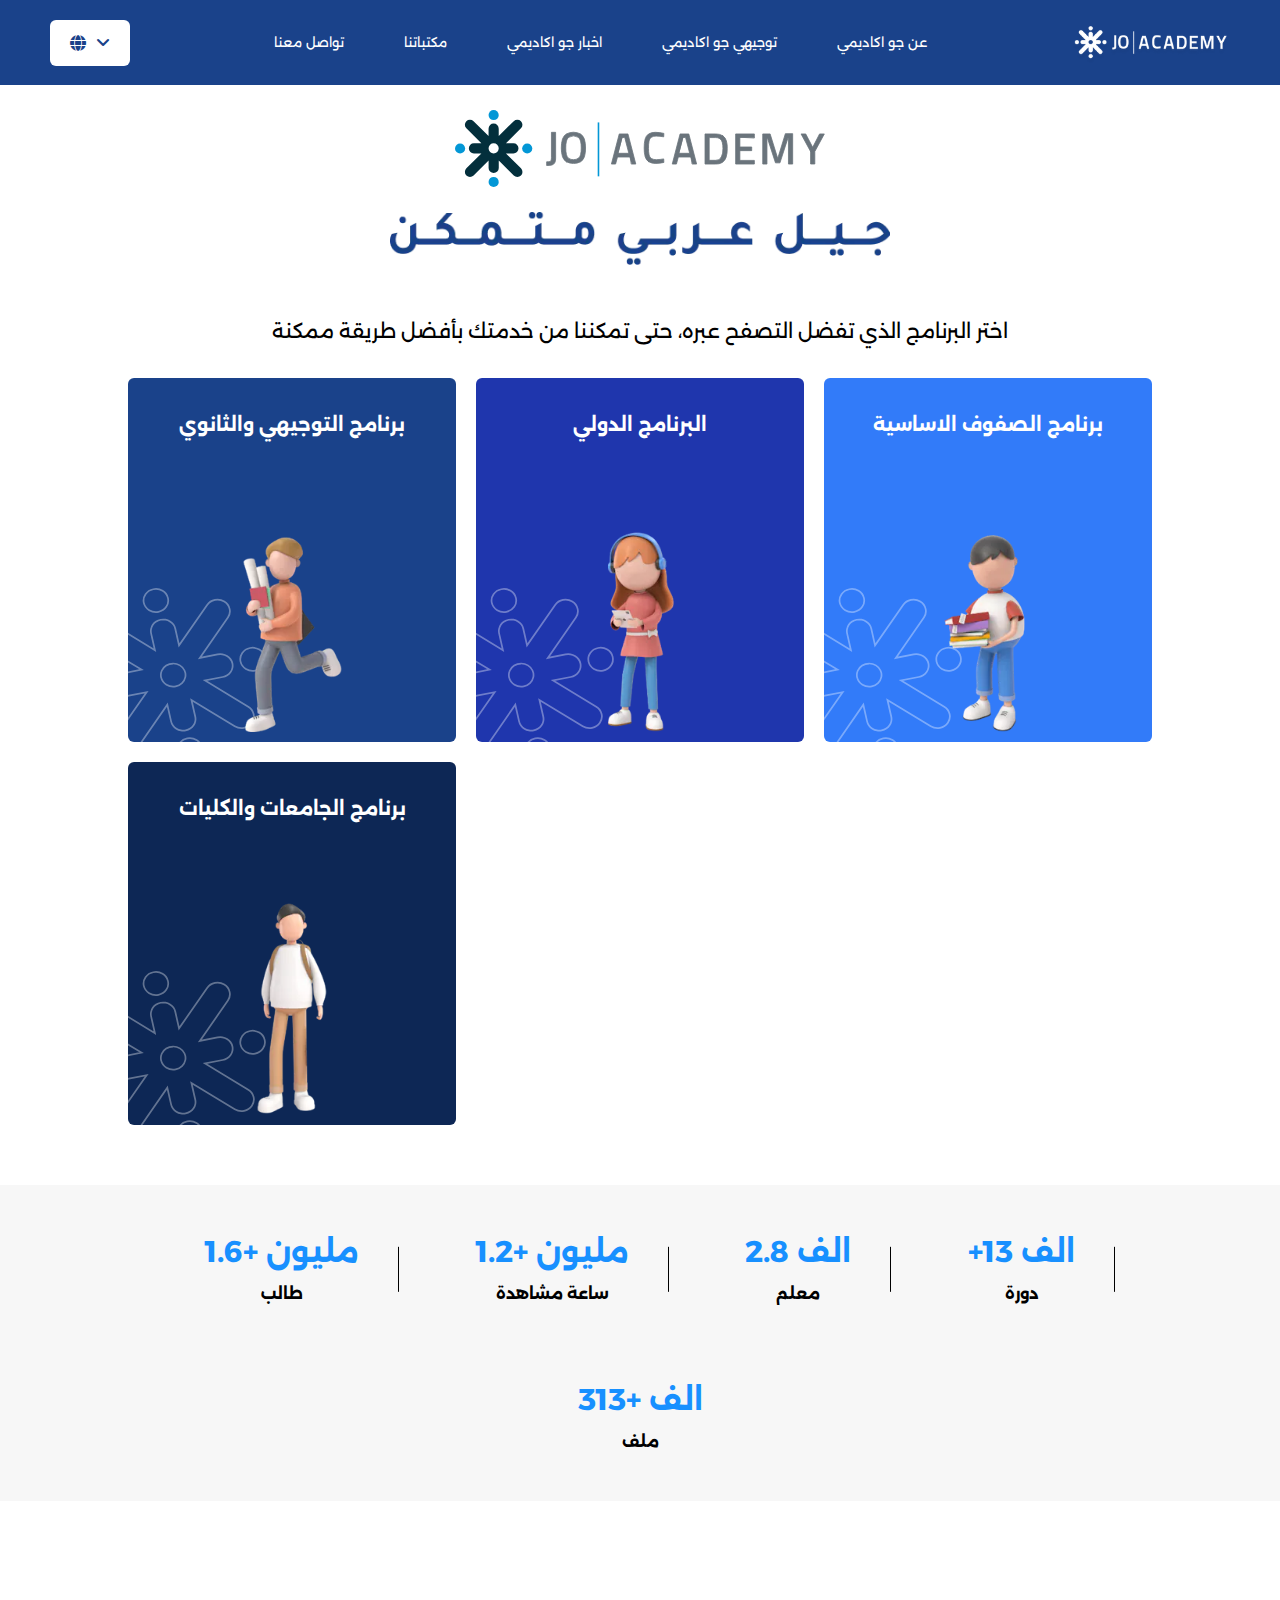
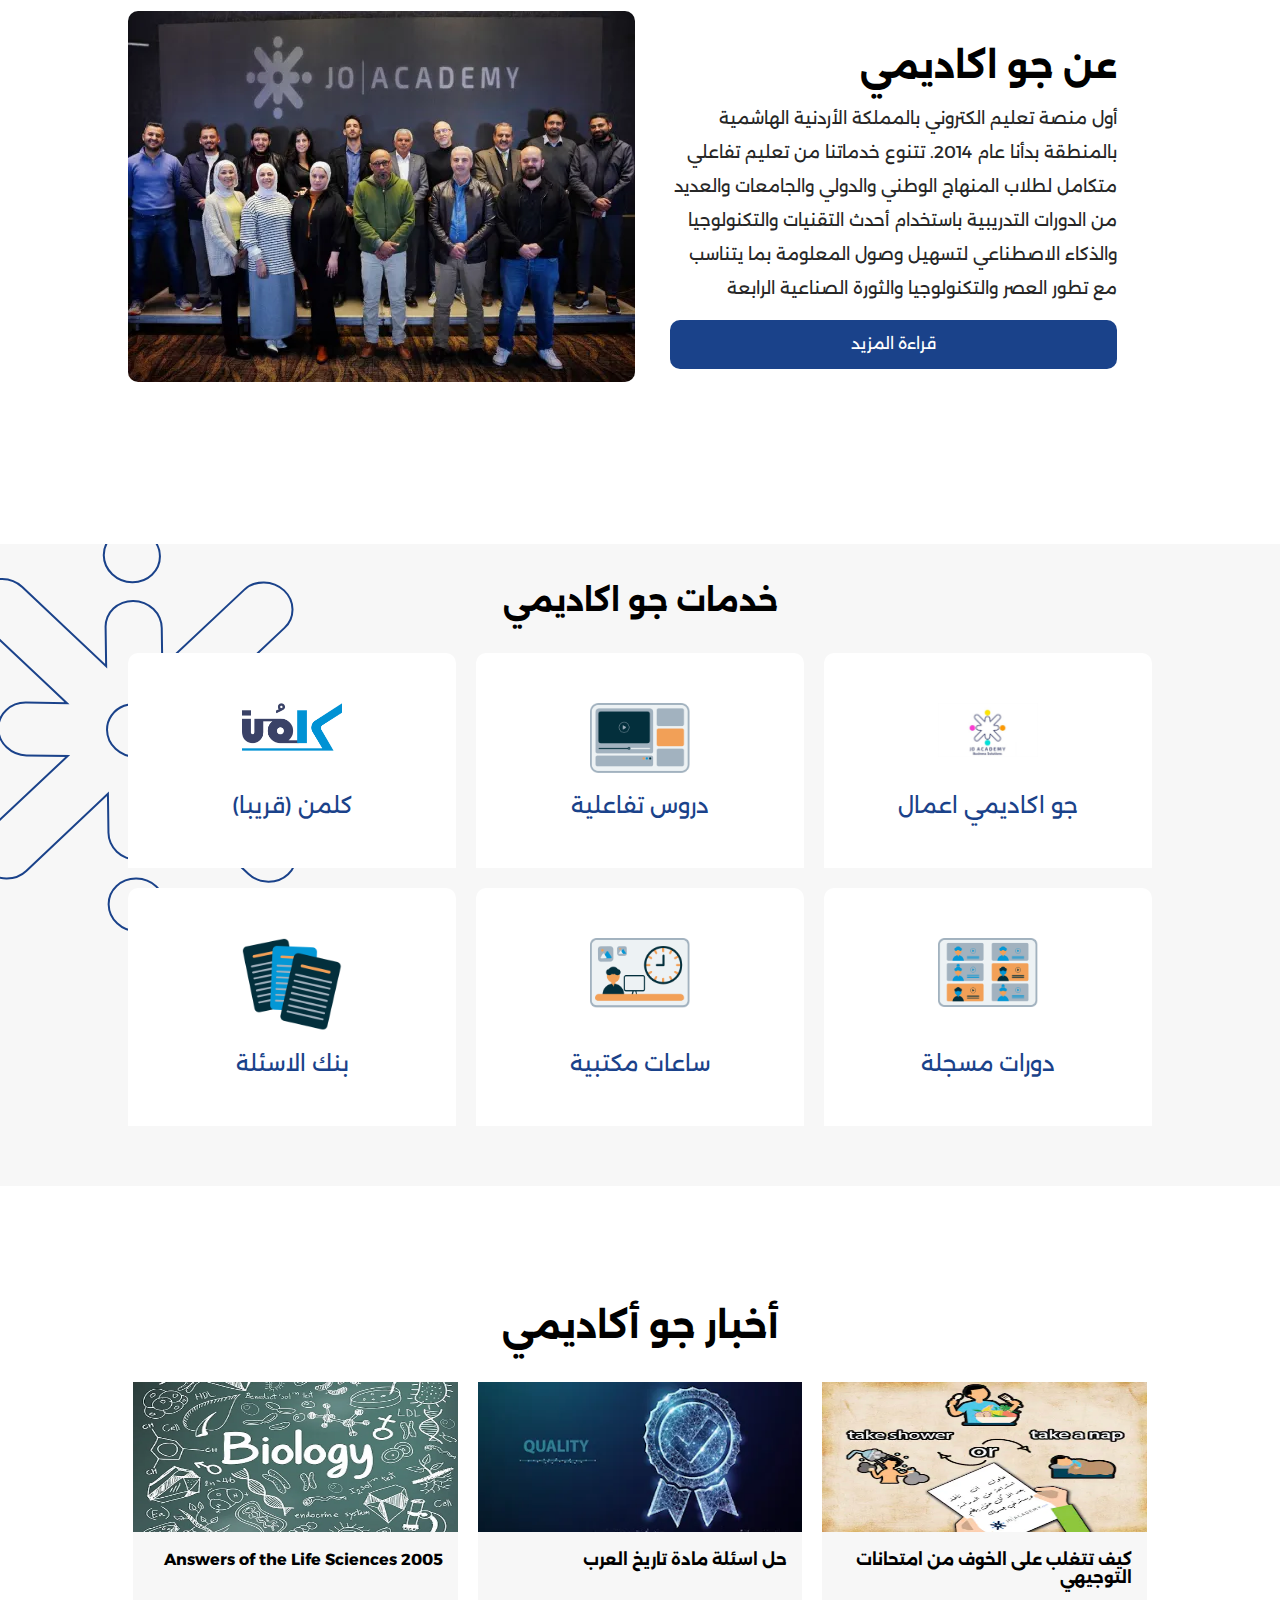
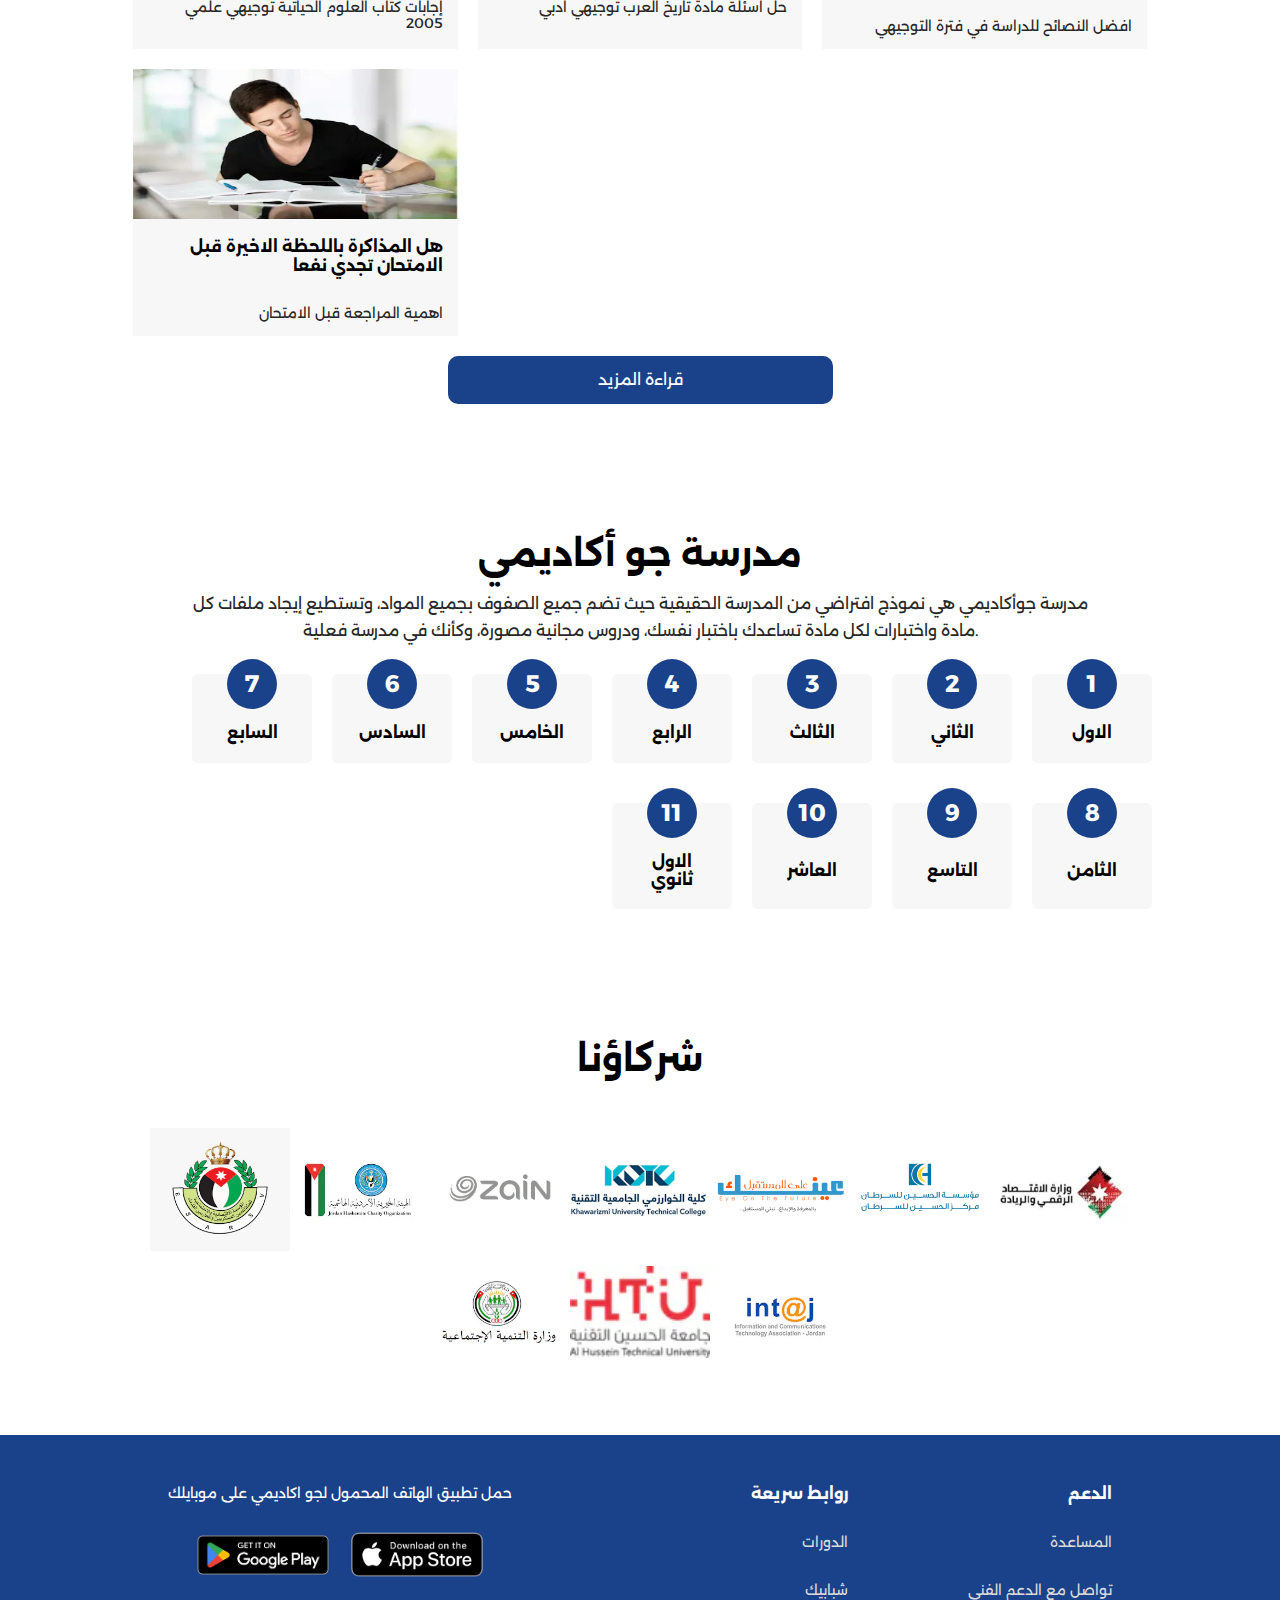
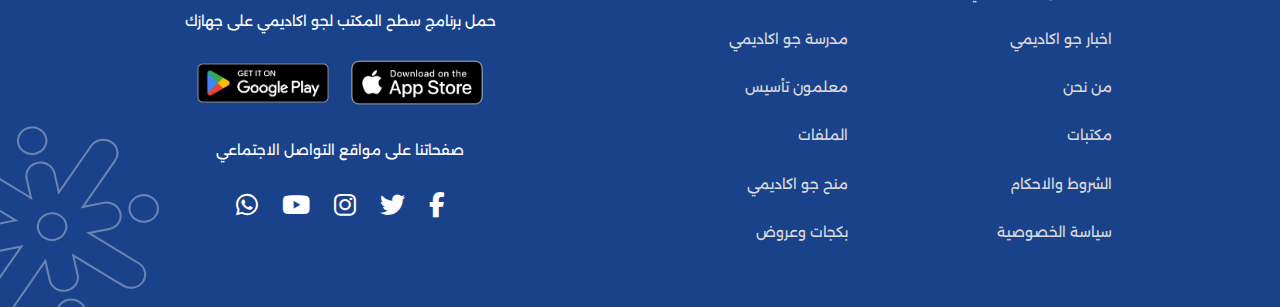
<file: index.html>
<!DOCTYPE html>
<html lang="en">
<head>
    <meta charset="UTF-8">
    <meta name="viewport" content="width=device-width, initial-scale=1.0">
    <link rel="stylesheet" href="styles/all.min.css">
    <link rel="stylesheet" href="styles/normalize.css">
    <link rel="stylesheet" href="styles/style.css">
    <link rel="preconnect" href="https://fonts.googleapis.com">
    <link rel="preconnect" href="https://fonts.gstatic.com" crossorigin>
    <link href="https://fonts.googleapis.com/css2?family=Alexandria:wght@100..900&family=Cairo:wght@200..1000&family=Roboto:ital,wght@0,100;0,300;0,400;0,500;0,700;0,900;1,100;1,300;1,400;1,500;1,700;1,900&display=swap" rel="stylesheet">
    <title>Jo Academy Clone</title>
</head>
<body>
    <div class="main-container">
        <!-- Start nav bar -->
        <div class="nav-bar">
            <div class="change-language">
                <i class="fa-solid fa-globe"></i>
                <i class="fa-solid fa-angle-down"></i>
            </div>
            <div class="nav-links">
                <ul>
                    <li><a href="#">عن جو اكاديمي</a></li>
                    <li><a href="tawjihi.html">توجيهي جو اكاديمي</a></li>
                    <li><a href="#">اخبار جو اكاديمي</a></li>
                    <li><a href="#">مكتباتنا</a></li>
                    <li><a href="#">تواصل معنا</a></li>
                </ul>
            </div>
            <img src="imgs/logo white.webp" alt="logo" class="logo">
        </div>
        <!-- End nav bar -->
    </div>

    <!-- Start Header Content -->
    <div class="container">
        <div class="header-container">
            <img class="big-logo" src="imgs/mainlogo.svg" alt="logo">
            <img src="imgs/jeel.webp" alt="">
            <p>اختر البرنامج الذي تفضل التصفح عبره، حتى تمكننا من خدمتك بأفضل طريقة ممكنة</p>

            <div class="education-level-boxes">
                <div class="edu-box">
                    <h3>برنامج التوجيهي والثانوي</h3>
                    <img src="imgs/tawjihi.webp" alt="">
                    <img src="imgs/outline-logo-white.svg" alt="">
                </div>
                <div class="edu-box">
                    <h3> البرنامج الدولي </h3>
                    <img src="imgs/international.webp" alt="">
                    <img src="imgs/outline-logo-white.svg" alt="">
                </div>
                <div class="edu-box">
                    <h3> برنامج الصفوف الاساسية </h3>
                    <img src="imgs/intermediate.webp" alt="">
                    <img src="imgs/outline-logo-white.svg" alt="">
                </div>
                <div class="edu-box">
                    <h3> برنامج الجامعات والكليات </h3>
                    <img src="imgs/university.webp" alt="">
                    <img src="imgs/outline-logo-white.svg" alt="">
                </div>
            </div>
        </div>
    </div>
    <!-- End Header Content -->

    <!-- Start Statistic -->
    <div class="statistics">
        <div class="container">
            <div class="statistics-container">
                <div class="box">
                    <h2>مليون +1.6</h2>
                    <p>طالب</p>
                </div>
                <div class="box">
                    <h2>مليون +1.2</h2>
                    <p>ساعة مشاهدة</p>
                </div>
                <div class="box">
                    <h2>الف 2.8</h2>
                    <p>معلم</p>
                </div>
                <div class="box">
                    <h2>+الف 13</h2>
                    <p>دورة</p>
                </div>
                <div class="box">
                    <h2>الف +313</h2>
                    <p>ملف</p>
                </div>
            </div>
        </div>
    </div>
    <!-- End Statistic -->

    <!-- Start About -->
    <div class="container">
        <div class="about-container">
            <div class="about-img">
                <img src="imgs/about-JO.webp" alt="">
            </div>
            <div class="about-text">
                <h3>عن جو اكاديمي</h3>
                <p>أول منصة تعليم الكتروني بالمملكة الأردنية الهاشمية بالمنطقة بدأنا عام 2014. تتنوع خدماتنا من تعليم تفاعلي متكامل لطلاب المنهاج الوطني والدولي والجامعات والعديد من الدورات التدريبية باستخدام أحدث التقنيات والتكنولوجيا والذكاء الاصطناعي لتسهيل وصول المعلومة بما يتناسب مع تطور العصر والتكنولوجيا والثورة الصناعية الرابعة</p>
                <button>قراءة المزيد</button>
            </div>
        </div>
    </div>
    <!-- End About -->

    <!-- Start Services -->
    <div class="services">
        <div class="container">
            <h4>خدمات جو اكاديمي</h4>
            <div class="services-container">
                <div class="box">
                    <img src="imgs/klmn.png" alt="">
                    <p>كلمن (قريبا)</p>
                </div>
                <div class="box">
                    <img src="imgs/interactive-course.png" alt="">
                    <p>دروس تفاعلية</p>
                </div>
                <div class="box">
                    <img src="imgs/jo-business.png" alt="">
                    <p>جو اكاديمي اعمال</p>
                </div>
                <div class="box">
                    <img src="imgs/questions-bank.png" alt="">
                    <p>بنك الاسئلة</p>
                </div>
                <div class="box">
                    <img src="imgs/hourly-lessons.png" alt="">
                    <p>ساعات مكتبية</p>
                </div>
                <div class="box">
                    <img src="imgs/recorded-lessons.png" alt="">
                    <p>دورات مسجلة</p>
                </div>
            </div>
            <div class="blue-color">
                <img  src="imgs/outline-blue.svg" alt="">
            </div>
        </div>
    </div>
    <!-- End Services -->


    <!-- Start News -->
    <div class="news">
        <div class="container">
            <h4>أخبار جو أكاديمي</h4>
            <div class="news-container">
                <div class="news-box">
                    <img src="imgs/biology.webp" alt="">
                    <h4>Answers of the Life Sciences 2005</h4>
                    <p>إجابات كتاب العلوم الحياتية توجيهي علمي 2005</p>
                </div>
                <div class="news-box">
                    <img src="imgs/arab-history.webp" alt="">
                    <h4>حل اسئلة مادة تاريخ العرب</h4>
                    <p>حل اسئلة مادة تاريخ العرب توجيهي ادبي</p>
                </div>
                <div class="news-box">
                    <img src="imgs/tawjihi-fear.webp" alt="">
                    <h4>كيف تتغلب على الخوف من امتحانات التوجيهي</h4>
                    <p>افضل النصائح للدراسة في فترة التوجيهي</p>
                </div>
                <div class="news-box">
                    <img src="imgs/study.webp" alt="">
                    <h4>هل المذاكرة باللحظة الاخيرة قبل الامتحان تجدي نفعا</h4>
                    <p>اهمية المراجعة قبل الامتحان</p>
                </div>
            </div>
            <button>قراءة المزيد</button>
        </div>
    </div>
    
    <!-- End News -->

    <!-- Start School -->
    <div class="school">
        <div class="container">
            <div class="school-container">
                <h4>مدرسة جو أكاديمي</h4>
                <p>مدرسة جوأكاديمي هي نموذج افتراضي من المدرسة الحقيقية حيث تضم جميع الصفوف بجميع المواد، وتستطيع إيجاد ملفات كل مادة واختبارات لكل مادة تساعدك باختبار نفسك، ودروس مجانية مصورة، وكأنك في مدرسة فعلية.</p>
                <div class="grades">
                    <div class="grade-box">
                        <h2>1</h2>
                        <h4>الاول</h4>
                    </div>
                    <div class="grade-box">
                        <h2>2</h2>
                        <h4>الثاني</h4>
                    </div>
                    <div class="grade-box">
                        <h2>3</h2>
                        <h4>الثالث</h4>
                    </div>
                    <div class="grade-box">
                        <h2>4</h2>
                        <h4>الرابع</h4>
                    </div>
                    <div class="grade-box">
                        <h2>5</h2>
                        <h4>الخامس</h4>
                    </div>
                    <div class="grade-box">
                        <h2>6</h2>
                        <h4>السادس</h4>
                    </div>
                    <div class="grade-box">
                        <h2>7</h2>
                        <h4>السابع</h4>
                    </div>
                    <div class="grade-box">
                        <h2>8</h2>
                        <h4>الثامن</h4>
                    </div>
                    <div class="grade-box">
                        <h2>9</h2>
                        <h4>التاسع</h4>
                    </div>
                    <div class="grade-box">
                        <h2>10</h2>
                        <h4>العاشر</h4>
                    </div>
                    <div class="grade-box">
                        <h2>11</h2>
                        <h4>الاول ثانوي</h4>
                    </div>
                </div>
            </div>

        </div>
    </div>
    <!-- End School -->

    <!-- Start Parteners -->
    <div class="partners">
        <div class="container">
            <h4>شركاؤنا</h4>
            <div class="partners-imgs">
                <img src="imgs/المؤسسة-الاقتصادية.webp" alt="">
                <img src="imgs/الهيئة-الخيرية-الهاشمية.webp" alt="">
                <img src="imgs/ZainLogoBlack.webp" alt="">
                <img src="imgs/كلية-الخوارزمي.webp" alt="">
                <img src="imgs/مبادرة-عينك-ع-المستقبل.webp" alt="">
                <img src="imgs/مركز-الحسين-للسرطان.webp" alt="">
                <img src="imgs/وزارة-الاقتصاد-الرقمي-والريادة.webp" alt="">
                <img src="imgs/وزارة-التنمية-الاجتماعية.webp" alt="">
                <img src="imgs/hussain-uni.webp" alt="">
                <img src="imgs/inaj.webp" alt="">
            </div>
        </div>
    </div>
    <!-- End Parteners -->

    
    <!-- Start Footer -->
    <div class="footer">
        <div class="container">
            <div class="footer-container">
                <div class="right-section">
                    <div class="first-list">
                        <h4>روابط سريعة</h4>
                    <ul>
                        <li><a href="#">الدورات</a></li>
                        <li><a href="#">شبابيك</a></li>
                        <li><a href="#">مدرسة جو اكاديمي</a></li>
                        <li><a href="#">معلمون تأسيس</a></li>
                        <li><a href="#">الملفات</a></li>
                        <li><a href="#">منح جو اكاديمي</a></li>
                        <li><a href="#">بكجات وعروض</a></li>
                    </ul>
                    </div>
                    <div class="second-list">
                        <h4>الدعم</h4>
                    <ul>
                        <li><a href="#">المساعدة</a></li>
                        <li><a href="#">تواصل مع الدعم الفني</a></li>
                        <li><a href="#">اخبار جو اكاديمي</a></li>
                        <li><a href="#">من نحن</a></li>
                        <li><a href="#">مكتبات</a></li>
                        <li><a href="#">الشروط والاحكام</a></li>
                        <li><a href="#">سياسة الخصوصية</a></li>
                    </ul>
                    </div>
    
                </div>
                <div class="left-section">
                    <p>حمل تطبيق الهاتف المحمول لجو اكاديمي على موبايلك</p>
                    <div class="download-app">
                        <img src="imgs/google-play-badge.png" alt="">
                        <img src="imgs/applestore.png" alt="">
                    </div>
                    <p>حمل برنامج سطح المكتب لجو اكاديمي على جهازك</p>
                    <div class="download-app">
                        <img src="imgs/google-play-badge.png" alt="">
                        <img src="imgs/applestore.png" alt="">
                    </div>
                    <p>صفحاتنا على مواقع التواصل الاجتماعي</p>
                    <div class="socail-links">
                        <i class="fa-brands fa-whatsapp"></i>
                        <i class="fa-brands fa-youtube"></i>
                        <i class="fa-brands fa-instagram"></i>
                        <i class="fa-brands fa-twitter"></i>
                        <i class="fa-brands fa-facebook-f"></i>
                    </div>
                </div>
            </div>
            
        </div>
        <img class="whitelogo-footer" src="imgs/outline-logo-white.svg" alt="">
    </div>
    <!-- End Footer -->

</body>
</html>
</file>
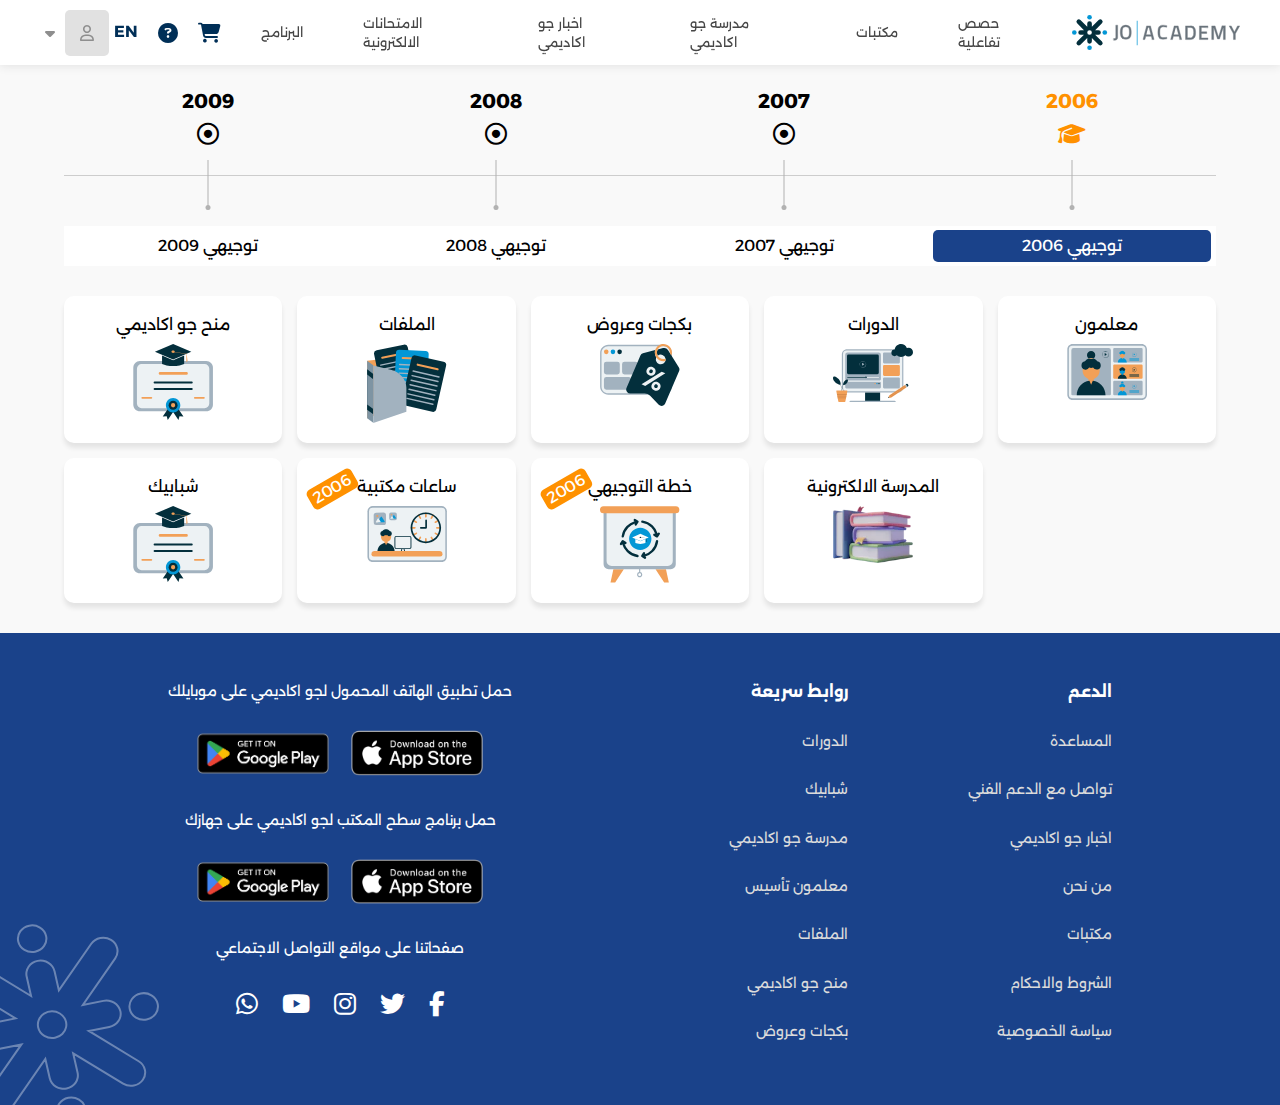
<file: tawjihi.html>
<!DOCTYPE html>
<html lang="en">
<head>
    <meta charset="UTF-8">
    <meta name="viewport" content="width=device-width, initial-scale=1.0">
    <link rel="stylesheet" href="styles/all.min.css">
    <link rel="stylesheet" href="styles/normalize.css">
    <link rel="stylesheet" href="styles/style.css">
    <link rel="preconnect" href="https://fonts.googleapis.com">
    <link rel="preconnect" href="https://fonts.gstatic.com" crossorigin>
    <link href="https://fonts.googleapis.com/css2?family=Alexandria:wght@100..900&family=Cairo:wght@200..1000&family=Roboto:ital,wght@0,100;0,300;0,400;0,500;0,700;0,900;1,100;1,300;1,400;1,500;1,700;1,900&display=swap" rel="stylesheet">
    <title>Tawjihi Jo Academy</title>
</head>
<body>
    <div class="tawjihi-header">
        <div class="navbar">
            <div class="logo">
                <img src="imgs/mainlogo.svg" alt="">
            </div>
            <div class="nav-links">
                <ul>
                    <li><a href="#">حصص تفاعلية</a></li>
                    <li><a href="#">مكتبات</a></li>
                    <li><a href="#">مدرسة جو اكاديمي</a></li>
                    <li><a href="#">اخبار جو اكاديمي</a></li>
                    <li><a href="#">الامتحانات الالكترونية</a></li>
                    <li><a href="#">البرنامج</a></li>
                </ul>
            </div>
            <div class="header-icons">
                <i class="fa-solid fa-cart-shopping"></i>
                <i class="fa-solid fa-circle-question"></i>
                <p>EN</p>
            </div>
            <div class="user-icon">
                <i class="fa-solid fa-caret-down"></i>
                <i class="fa-regular fa-user"></i>
            </div>
        </div>
        <div class="container">
            <div class="tawjihi-levels">
                <div class="box">
                    <div class="level-icon">
                        <div class="icon-container">
                            <h4 class="active">2006</h4>
                            <i class="fa-solid fa-graduation-cap active"></i>
                        </div>
                    </div>
                    <div class="level-name name-active first-level-name">
                        <p class="active">توجيهي 2006</p>
                    </div>
                </div>
                <div class="box">
                    <div class="level-icon">
                        <div class="icon-container">
                            <h4>2007</h4>
                            <i class="fa-regular fa-circle-dot"></i>
                        </div>
                    </div>
                    <div class="level-name">
                        <p class="active">توجيهي 2007</p>
                    </div>
                </div>
                <div class="box">
                    <div class="level-icon">
                        <div class="icon-container">
                            <h4>2008</h4>
                            <i class="fa-regular fa-circle-dot"></i>
                        </div>
                    </div>
                    <div class="level-name">
                        <p class="active">توجيهي 2008</p>
                    </div>
                </div>
                <div class="box">
                    <div class="level-icon">
                        <div class="icon-container">
                            <h4>2009</h4>
                            <i class="fa-regular fa-circle-dot"></i>
                        </div>
                    </div>
                    <div class="level-name">
                        <p class="active">توجيهي 2009</p>
                    </div>
                </div>
            </div>
        </div>
        <div class="container">
            <div class="tawjihi-sections">
                <div class="box">
                    <p>منح جو اكاديمي</p>
                    <img src="imgs/schoolership.svg" alt="">
                </div>
                <div class="box">
                    <p>الملفات</p>
                    <img src="imgs/files.svg" alt="">
                </div>
                <div class="box">
                    <p>بكجات وعروض</p>
                    <img src="imgs/discount.svg" alt="">
                </div>
                <div class="box">
                    <p>الدورات</p>
                    <img src="imgs/courses.svg" alt="">
                </div>
                <div class="box">
                    <p>معلمون</p>
                    <img src="imgs/teachers.svg" alt="">
                </div>
                <div class="box">
                    <p>شبابيك</p>
                    <img src="imgs/shbabek.svg" alt="">
                </div>
                <div class="box">
                    <div class="badge">
                        2006
                    </div>
                    <p>ساعات مكتبية</p>
                    <img src="imgs/hourly-lessons.svg" alt="">
                </div>
                <div class="box">
                    <div class="badge">
                        2006
                    </div>
                    <p>خطة التوجيهي</p>
                    <img src="imgs/tawjihi-plan.svg" alt="">
                </div>
                <div class="box">
                    <p>المدرسة الالكترونية</p>
                    <img src="imgs/elect-school.webp" alt="">
                </div>
            </div>
        </div>
    </div>

    <!-- Start Footer -->
    <div class="footer">
        <div class="container">
            <div class="footer-container">
                <div class="right-section">
                    <div class="first-list">
                        <h4>روابط سريعة</h4>
                    <ul>
                        <li><a href="#">الدورات</a></li>
                        <li><a href="#">شبابيك</a></li>
                        <li><a href="#">مدرسة جو اكاديمي</a></li>
                        <li><a href="#">معلمون تأسيس</a></li>
                        <li><a href="#">الملفات</a></li>
                        <li><a href="#">منح جو اكاديمي</a></li>
                        <li><a href="#">بكجات وعروض</a></li>
                    </ul>
                    </div>
                    <div class="second-list">
                        <h4>الدعم</h4>
                    <ul>
                        <li><a href="#">المساعدة</a></li>
                        <li><a href="#">تواصل مع الدعم الفني</a></li>
                        <li><a href="#">اخبار جو اكاديمي</a></li>
                        <li><a href="#">من نحن</a></li>
                        <li><a href="#">مكتبات</a></li>
                        <li><a href="#">الشروط والاحكام</a></li>
                        <li><a href="#">سياسة الخصوصية</a></li>
                    </ul>
                    </div>
    
                </div>
                <div class="left-section">
                    <p>حمل تطبيق الهاتف المحمول لجو اكاديمي على موبايلك</p>
                    <div class="download-app">
                        <img src="imgs/google-play-badge.png" alt="">
                        <img src="imgs/applestore.png" alt="">
                    </div>
                    <p>حمل برنامج سطح المكتب لجو اكاديمي على جهازك</p>
                    <div class="download-app">
                        <img src="imgs/google-play-badge.png" alt="">
                        <img src="imgs/applestore.png" alt="">
                    </div>
                    <p>صفحاتنا على مواقع التواصل الاجتماعي</p>
                    <div class="socail-links">
                        <i class="fa-brands fa-whatsapp"></i>
                        <i class="fa-brands fa-youtube"></i>
                        <i class="fa-brands fa-instagram"></i>
                        <i class="fa-brands fa-twitter"></i>
                        <i class="fa-brands fa-facebook-f"></i>
                    </div>
                </div>
            </div>
            
        </div>
        <img class="whitelogo-footer" src="imgs/outline-logo-white.svg" alt="">
    </div>
    <!-- End Footer -->
    
</body>
</html>
</file>
<file: styles/style.css>
* {
    font-family: "Alexandria", sans-serif;
    margin: 0;
    padding: 0;
    box-sizing: border-box;
}
:root {
    --main-color: rgb(26 66 138 / 100%);
    --second-color: #007aff;
    --black-color: #272727;
    --transition-duration: 0.5s;
    --main-color-alt: rgb(0 47 87);
}
ul {
    list-style: none;
}
a {
    text-decoration: none;
}
body {
    background-color: rgb(255, 255, 255);
}

/* Start Nav Bar */
.nav-bar {
    background-color: var(--main-color);
    height: 85px;
    display: flex;
    align-items: center;
    justify-content: space-between;
    position: relative;
    padding: 15px 50px;
}
.nav-bar .logo {
    height: 70%;
    margin-top: 6px;
}
.nav-links ul {
    display: flex;
    align-items: center;
    justify-content: space-between;
    flex-grow: 1;
    flex-direction: row-reverse;
}
.nav-links ul li {
    padding: 0 30px;
}
.nav-links ul li a {
    color: white;
    font-size: 13px;
}
.nav-links ul li a:hover {
    text-decoration: underline;
    cursor: pointer;
}
.nav-bar .change-language {
    background-color: white;
    padding: 15px;
    display: flex;
    align-items: center;
    justify-content: space-between;
    border-radius: 6px;
}
.nav-bar .change-language:hover {
    cursor: pointer;
}
.nav-bar .change-language i {
    padding: 0 5px;
    color: var(--main-color);
}
@media (max-width: 991px) {
    .nav-links ul {
        display: none;
    }
    .nav-bar .change-language {
        display: none;
    }
    .logo {
        margin-right: auto;
    }
}
/* End Nav Bar */

/* Start Header Content */
.container {
    padding: 10px 10%;
}
.container .header-container {
    display: flex;
    flex-direction: column;
    align-items: center;
    position: relative;
    text-align: center;
}
.container .header-container .big-logo {
    padding: 15px;
    width: 400px;
    margin-bottom: 10px;
}
.container .header-container img:last-of-type {
    width: 500px;
}
.container .header-container p {
    margin-top: 55px;
    font-size: 20px;
}
.education-level-boxes {
    display: grid;
    grid-template-columns: repeat(auto-fill, minmax(250px, 1fr));
    gap: 20px;
    width: 100%;
    margin-top: 35px;
    margin-bottom: 50px;
}
.education-level-boxes .edu-box {
    border-radius: 6px;
    position: relative;
    overflow: hidden;
    transition: var(--transition-duration);
}
.education-level-boxes .edu-box:hover {
    cursor: pointer;
    transform: translateY(-25px);
}
.education-level-boxes .edu-box:hover img:last-of-type {
    width: 200px;
}
.education-level-boxes .edu-box:nth-child(1) {
    background-color: var(--main-color);
}
.education-level-boxes .edu-box:nth-child(2) {
    background-color: rgb(31 54 173);
}
.education-level-boxes .edu-box:nth-child(3) {
    background-color: rgb(50 123 249);
}
.education-level-boxes .edu-box:nth-child(4) {
    background-color: rgb(13 39 85);
}
.education-level-boxes .edu-box h3 {
    padding: 30px 20px 300px;
    color: white;
    line-height: 1.8;
}
.education-level-boxes .edu-box img:first-of-type {
    width: 100px;
    position: absolute;
    bottom: 10px;
    left: 50%;
    transform: translatex(-50%);
    z-index: 2;
}
.education-level-boxes .edu-box img:last-of-type {
    width: 150px;
    position: absolute;
    left: 0;
    bottom: -20px;
    transition: var(--transition-duration);
}
/* End Header Content */


/* Start Statistics */
.statistics {
    background-color: rgb(247, 247, 247);
}
.statistics-container {
    display: flex;
    align-items: center;
    justify-content: space-evenly;
    flex-wrap: wrap;
}
.statistics-container .box {
    display: flex;
    flex-direction: column;
    align-items: center;
    padding: 40px;
    position: relative;
}
.statistics-container .box h2 {
    color: #1890ff;
    font-size: 30px;
    margin-bottom: 15px;
}
.statistics-container .box p {
    font-weight: bold;
}
.statistics-container .box:not(:last-child)::before {
    content: '';
    position: absolute;
    right: 0;
    top: 50%;
    transform: translateY(-50%);
    height: 30%;
    width: 1px;
    background-color: black;
}
/* End Statistics */

/* Start About */
.about-container {
    display: flex;
    margin-top: 100px;
    margin-bottom: 130px;
}
.about-container img {
    border-radius: 10px;
}
.about-container .about-text {
    display: flex;
    flex-direction: column;
    justify-content: space-between;
    padding: 35px;
}
.about-container .about-text h3, .about-container .about-text p {
    text-align: end;
}
.about-container .about-text h3 {
    font-size: 35px;
}
.about-container .about-text p {
    font-size: 17px;
    line-height: 2;
    padding: 15px 0;
    color: var(--black-color);
}
.about-container .about-text button {
    background-color: var(--main-color);
    color: white;
    padding: 15px 25px;
    border: none;
    border-radius: 10px;
}
.about-container .about-text button:hover {
    cursor: pointer;
}
@media (max-width: 991px) {
    .about-container {
        flex-direction: column;
        align-items: center;
    }
    .about-container .about-text h3, .about-container .about-text p {
        text-align: center;
    }
}
/* Start About */


/* Start Services */
.services {
    background-color: rgb(247, 247, 247);
    position: relative;
    overflow: hidden;
}
.services .container {
    display: flex;
    flex-direction: column;
    align-items: center;
}
.services .services-container {
    display: grid;
    grid-template-columns: repeat(auto-fill, minmax(300px, 1fr));
    gap: 20px;
    width: 100%;
    margin-top: 35px;
    margin-bottom: 50px;
    z-index: 2;
}
.services .services-container .box {
    background-color: white;
    display: flex;
    flex-direction: column;
    align-items: center;
    justify-content: space-between;
    padding: 50px;
    border-radius: 10px 10px 0 0;
}
.services .services-container .box:hover {
    cursor: pointer;
}
.services .services-container .box img {
    width: 100px;   
    margin-bottom: 20px;
}
.services .container h4 {
    font-size: 30px;
    margin-top: 30px;
}
.services .services-container .box p {
    font-size: 22px;
    color: var(--main-color);
}
.blue-color {
    position: absolute;
    left: -10px;
    top: -15px;
    z-index: 1;
    
}
/* End Services */


/* Start News */
.news {
    display: flex;
    flex-direction: column;
    align-items: center;
    text-align: center;
    width: 100%;
}
.news .container {
    width: 100%;
}
.news .container > h4 {
    font-size: 35px;
    margin-top: 110px;
}
.news .container .news-container {
    display: grid;
    grid-template-columns: repeat(auto-fill, minmax(250px, 1fr));
    gap: 10px;
    margin-top: 30px;
} 
.news .container .news-container .news-box {
    background-color: rgb(247, 247, 247);
    margin: 5px;
    text-align: end;
}
.news .container .news-container .news-box h4, .news .container .news-container .news-box p {
    padding: 15px;
}
.news .container .news-container .news-box p {
    font-size: 14px;
    color: var(--black-color);
}
.news .container .news-container .news-box img {
    width: 100%;
    height: 150px;
}
.news .container button {
    background-color: var(--main-color);
    color: white;
    padding: 15px 150px;
    border: none;
    border-radius: 10px;
    margin-top: 15px;
}
.news .container button:hover {
    cursor: pointer;
}
/* End News */


/* Start School */
.school-container {
    display: flex;
    flex-direction: column;
    align-items: center;
    text-align: center;
}
.school-container > h4 {
    font-size: 35px;
    margin-top: 110px;
}
.school-container p {
    max-width: 900px;
    margin-top: 15px;
    line-height: 1.7;
    color: var(--black-color);
}
.school-container .grades {
    display: grid;
    grid-template-columns: repeat(auto-fill, 100px);
    gap: 40px;
    margin-top: 30px;
    width: 100%;
    direction: rtl;
}
.school-container .grades .grade-box {
    background-color: rgb(247, 247, 247);
    position: relative;
    padding: 20px 60px;
    display: flex;
    align-items: center;
    justify-content: center;
    transition: 0.5s;
    border-radius: 6px;
}
.grade-box:hover {
    cursor: pointer;
    transform: translateY(-10px);
}
.school-container .grades .grade-box h2 {
    width: 50px;
    height: 50px;
    color: white;
    background-color: var(--main-color);
    border-radius: 50%;
    position: absolute;
    top: -15px;
    left: 50%;
    transform: translatex(-50%);
    display: flex;
    align-items: center;
    justify-content: center;
}
.school-container .grades .grade-box h4 {
    margin-top: 30px;
}
/* End School */


/* Start Partners */
.partners h4 {
    font-size: 35px;
    margin-top: 110px;
    margin-bottom: 40px;
    text-align: center;
}
.partners-imgs {
    display: flex;
    align-items: center;
    justify-content: center;
    flex-wrap: wrap;
    margin-bottom: 60px;
}
.partners-imgs img {
    width: 140px;
}
/* End Partners */


/* Start Footer */
.footer {
    background-color: var(--main-color);
    position: relative;
    overflow: hidden;
}
.footer-container {
    display: flex;
    justify-content: space-between;
    align-items: start;
    flex-direction: row-reverse;
    padding: 40px;
}
.footer-container .right-section {
    display: flex;
}
.footer-container .right-section .first-list {
    direction: rtl;
    margin-right: 40px;
}
.footer-container .right-section .first-list h4 {
    color: white;
    margin-bottom: 15px;
}
.footer-container .right-section .first-list ul li {
    padding: 15px 0;
}
.footer-container .right-section .first-list ul li a {
    color: rgb(219, 219, 219);
    font-size: 14px;
    transition: 0.5s;
}
.footer-container .right-section .first-list ul li:hover a {
    color: white;
    font-weight: bold;
}


.footer-container .right-section .second-list {
    direction: rtl;
    margin-left: 80px;
}
.footer-container .right-section .second-list h4 {
    color: white;
    margin-bottom: 15px;
}
.footer-container .right-section .second-list ul li {
    padding: 15px 0;
}
.footer-container .right-section .second-list ul li a {
    color: rgb(219, 219, 219);
    font-size: 14px;
    transition: 0.5s;
    max-width: 200px;
}
.footer-container .right-section .second-list ul li:hover a {
    color: white;
    font-weight: bold;
}


.footer-container .left-section {
    display: flex;
    flex-direction: column;
    align-items: center;
}
.footer-container .left-section p {
    color: white;
    margin-bottom: 25px;
    font-size: 14px;
}
.footer-container .left-section .download-app {
    margin-bottom: 25px;
}

.footer-container .left-section img {
    width: 150px;
}
.footer-container .left-section i {
    color: white;
    font-size: 25px;
    padding: 10px;
}
.footer-container .left-section i:hover {
    cursor: pointer;
}
.whitelogo-footer {
    position: absolute;
    z-index: 2;
    bottom: -20px;
    left: 0;
}
@media (max-width: 991px) {
    .footer-container {
        flex-direction: column;
        align-items: center;
    }
}
/* End Footer */


/* Start Tawjihi Page */
.tawjihi-header .navbar {
    display: flex;
    align-items: center;
    justify-content: space-between;
    height: 65px;
    flex-direction: row-reverse;
    -webkit-box-shadow: 0 0 10px #ddd;
    -moz-box-shadow: 0 0 10px #ddd;
    box-shadow: 0 0 10px #ddd;
    padding: 15px 40px;
    background-color: white;
    position: fixed;
    z-index: 3;
    width: 100%;
    top: 0;
}
.tawjihi-header .navbar .logo {
    height: 100%;
}
.tawjihi-header .navbar .logo img {
    height: 100%;
}
.tawjihi-header .navbar .nav-links {
    display: flex;
    align-items: center;
    justify-content: center;
}
.tawjihi-header .navbar .nav-links ul li a {
    color: rgb(70, 70, 70);
    text-decoration: none;
}
.tawjihi-header .navbar .nav-links ul li a:hover {
    cursor: pointer;
} 

.tawjihi-header .navbar .header-icons {
    display: flex;
    flex-direction: row-reverse;
    align-items: center;
}
.tawjihi-header .navbar .header-icons i {
    padding: 0 10px;
    font-size: 20px;
    color: var(--main-color-alt);
    cursor: pointer;
}
.tawjihi-header .navbar .header-icons p {
    font-weight: bold;
    padding-right: 10px;
    cursor: pointer;
    color: var(--main-color-alt);
}
.tawjihi-header .navbar .user-icon {
    display: flex;
    align-items: center;
    justify-content: space-between;
}
.tawjihi-header .navbar .user-icon i {
    margin: 0 5px;
    color: rgb(142, 142, 142);
}
.tawjihi-header .navbar .user-icon i:last-child {
    background-color: rgb(225, 225, 225);
    padding: 15px;
    border-radius: 5px;
}
@media (max-width: 991px) {
    .tawjihi-header .navbar .nav-links {
        display: none;
    }
    .tawjihi-header .navbar .logo {
        margin: auto;
    }
    .tawjihi-header .navbar .header-icons {
        display: none;
    }
}

/* Start Tawjihi levels */
.tawjihi-header {
    /* margin-bottom: 20px; */
    height: 100%;
    background-color: rgb(249, 249, 249);
}
.tawjihi-header .container {
    padding: 0 5%;
    padding-bottom: 30px;
}
.tawjihi-header .tawjihi-levels {
    display: grid;
    grid-template-columns: repeat(4, calc(100% / 4));
    margin-top: 60px;
    width: 100%;
    direction: rtl;
}
.tawjihi-header .tawjihi-levels .box {
    display: flex;
    flex-direction: column;
    align-items: center;
    position: relative;
}
.tawjihi-header .tawjihi-levels .box .level-icon {
    display: flex;
    flex-direction: column;
    align-items: center;
    padding: 30px;
    border-bottom: 1px solid rgb(205, 205, 205);
    width: 100%;
    position: relative;
}

.tawjihi-header .tawjihi-levels .box .level-icon::before {
    content:"";
    position: absolute;
    bottom: -35px;
    left: 50%;
    transform: translateX(-50%);
    width: 1px;
    height: 50px;
    background-color: rgb(178, 178, 178);
}
.tawjihi-header .tawjihi-levels .box .level-icon::after {
    content:"";
    position: absolute;
    bottom: -35px;
    left: 50%;
    transform: translateX(-50%);
    width: 5px;
    height: 5px;
    border-radius: 50%;
    background-color: rgb(178, 178, 178);
    
}
@media (max-width: 991px) {
    .tawjihi-header .tawjihi-levels .box .level-icon {
        border: none;
    }
    .tawjihi-header .tawjihi-levels .box .level-icon::before {
        width: 50px;
        height: 1px;
        left: -20px;
        bottom: 35%;
        transform: translateY(-35%);
    }
    .tawjihi-header .tawjihi-levels .box .level-icon::after {
        width: 5px;
        height: 5px;
        border-radius: 50%;
        left: -20px;
        bottom: 32%;
        transform: translateY(-32%);
    }
    .tawjihi-header .tawjihi-levels .box:last-child .level-icon::after , .tawjihi-header .tawjihi-levels .box:last-child .level-icon::before {
        display: none;
    }
    
}
.tawjihi-header .tawjihi-levels .box .level-icon .icon-container {
    display: flex;
    flex-direction: column;
    align-items: center;
}
.tawjihi-header .tawjihi-levels .box .level-icon .icon-container h4.active {
    color: #ff9100;
}
.tawjihi-header .tawjihi-levels .box .level-icon .icon-container h4 {
    margin-bottom: 10px;
    font-size: 20px;
}
.tawjihi-header .tawjihi-levels .box .level-icon .icon-container i.active {
    color: #ff9100;
}
.tawjihi-header .tawjihi-levels .box .level-icon .icon-container i {
    font-size: 22px;
}
.tawjihi-header .tawjihi-levels .box .level-name {
    margin-top: 50px;
    background-color: rgb(255, 255, 255);
    width: 100%;
    height: 40px;
    padding: 5px;
    text-align: center;
    display: flex;
    align-items: center;
    position: relative;
}
.tawjihi-header .tawjihi-levels .box p {
    width: 100%;
    margin: 0;
    padding: 7px 0;
}
@media (max-width: 991px) {
    .tawjihi-header .tawjihi-levels .box p {
        position: absolute;
        top: -40px;
        font-size: 12px;
    }
    .tawjihi-header .tawjihi-levels .box .level-name {
        background-color: rgb(181, 181, 181);
        height: 5px;
        padding: 0;
    }
    .tawjihi-header .tawjihi-levels .box .first-level-name {
        background-color: var(--main-color);
    }
    
}
.tawjihi-header .tawjihi-levels .box .name-active p {
    background-color: var(--main-color);
    color: white;
    width: 100%;
    margin: 0;
    padding: 7px 0;
    border-radius: 5px;
}
@media (max-width: 991px) {
    .tawjihi-header .tawjihi-levels .box .name-active p {
        background-color: transparent;
        color: var(--main-color);
        font-weight: bold;
    }
}

.tawjihi-sections {
    display: grid;
    grid-template-columns: repeat(auto-fill, minmax(200px, 1fr));
    gap: 15px;
}
.tawjihi-sections .box {
    background-color: white;
    border-radius: 10px;
    display: flex;
    flex-direction: column;
    align-items: center;
    padding: 20px;
    position: relative;
    box-shadow: 0 5px 5px rgba(0, 0, 0, 0.088);
    transition: 0.3s;
}
.tawjihi-sections .box:hover {
    cursor: pointer;
    transform: scale(1.06)
}
.tawjihi-sections .box img {
    width: 80px;
    margin-top: 10px;
}
.badge {
    color: white;
    background-color: #ff9100;
    padding: 2px 5px;
    position: absolute;
    border-radius: 5px;
    top: 0;
    left: 0;
    margin: 20px 10px;
    transform: rotate(330deg);
}
/* End Tawjihi levels */




/* End Tawjihi Page */
</file>
